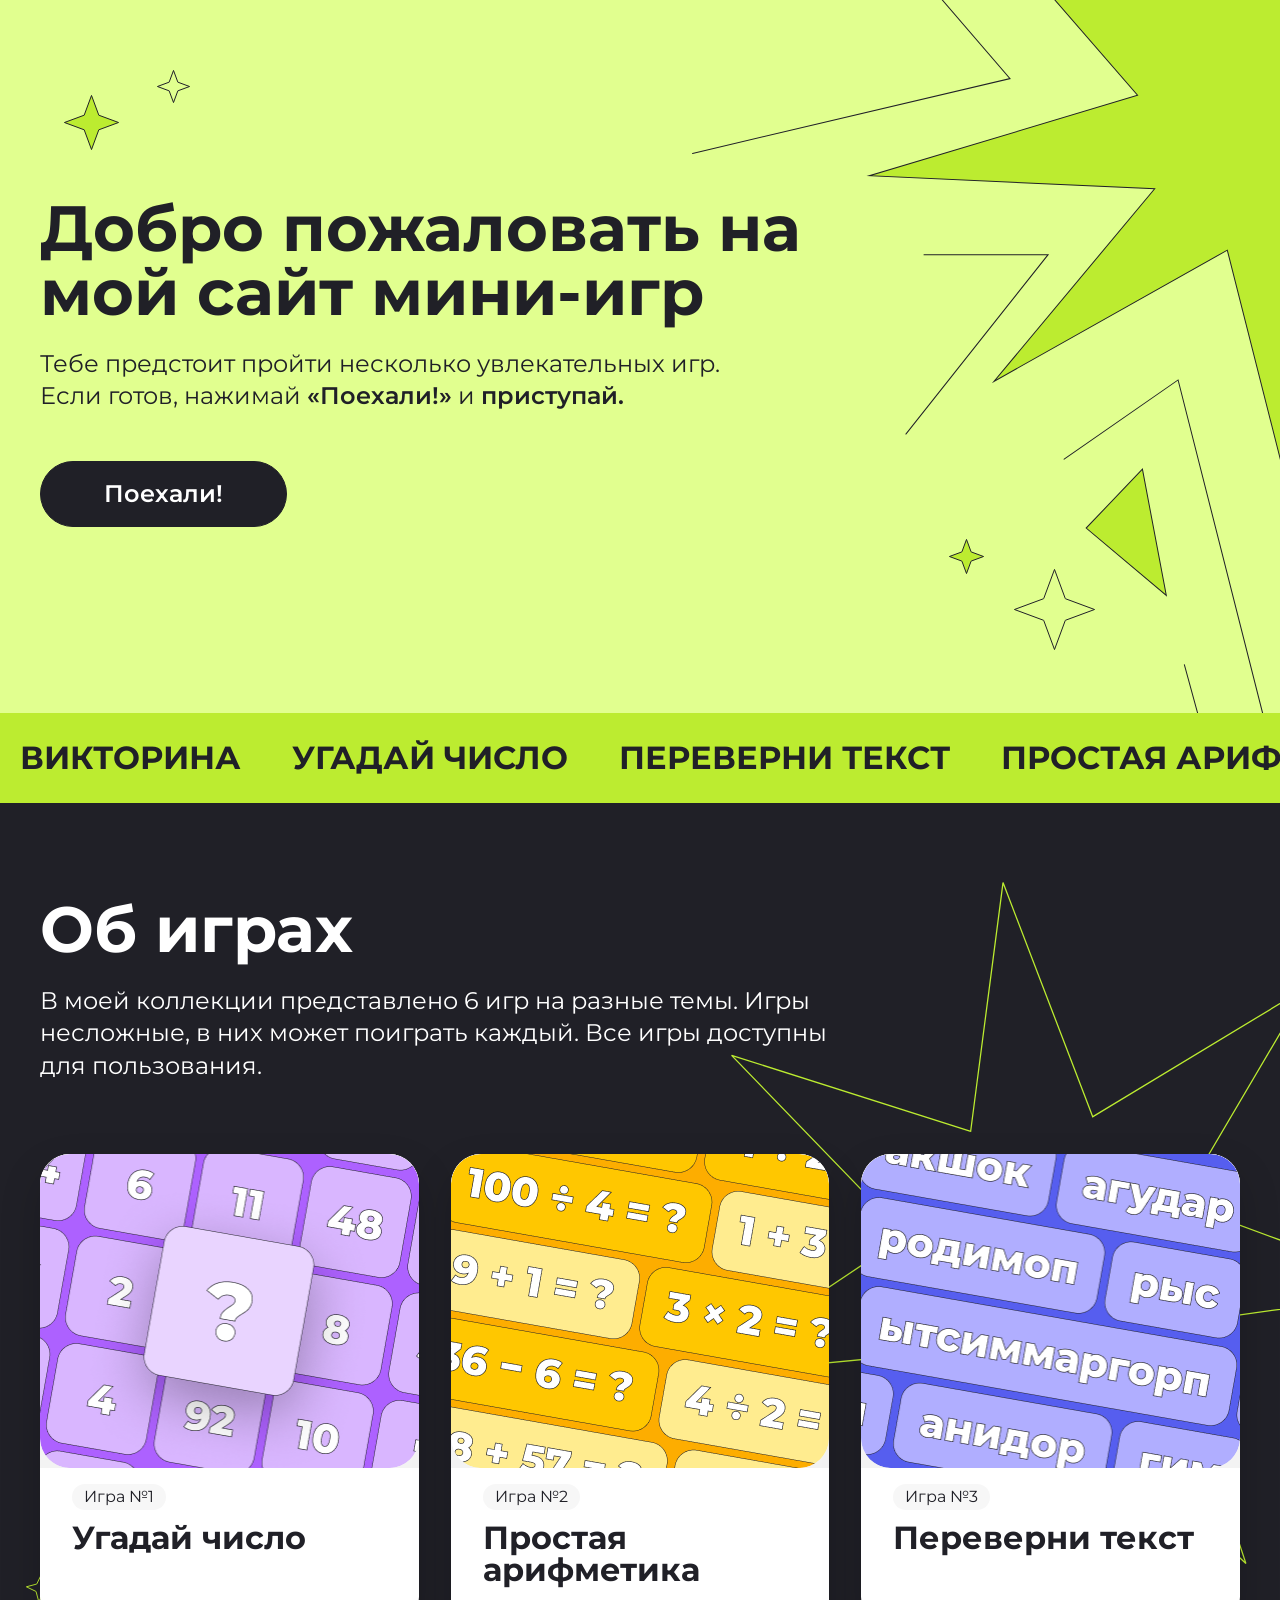
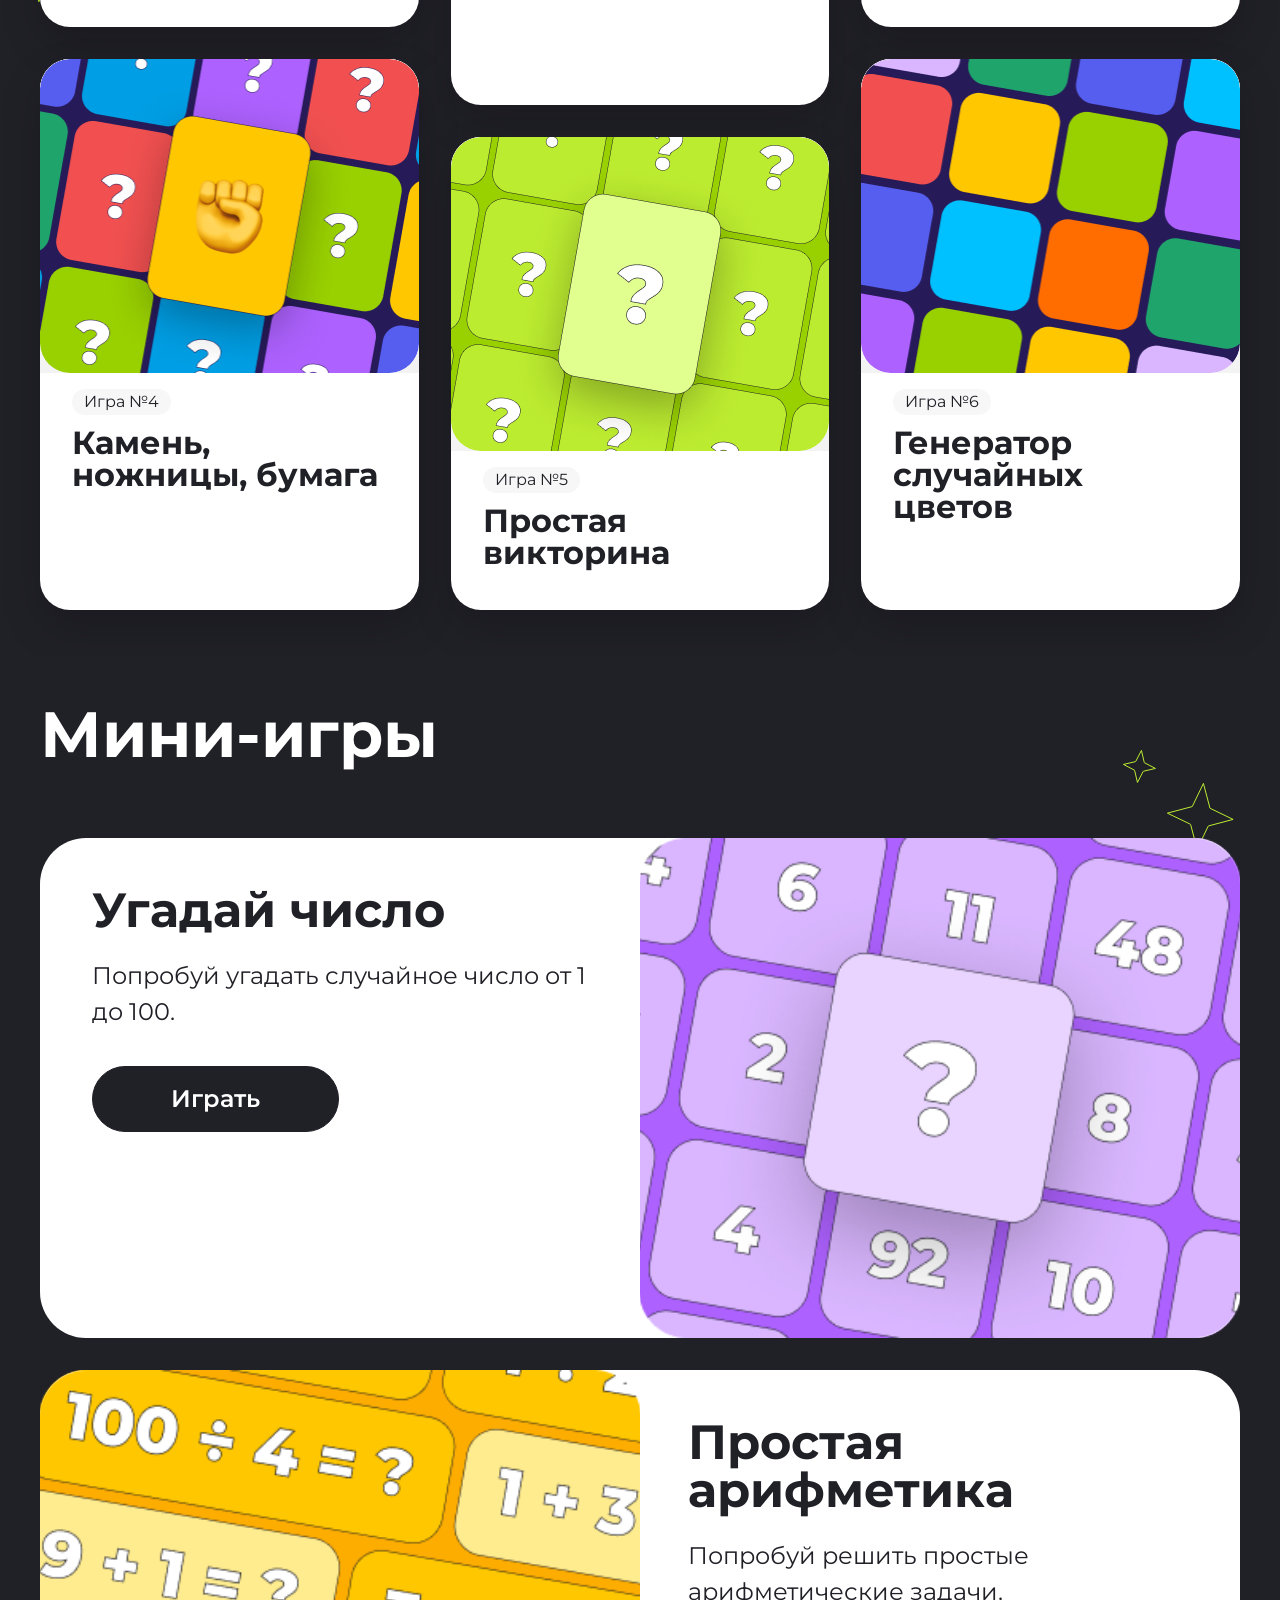
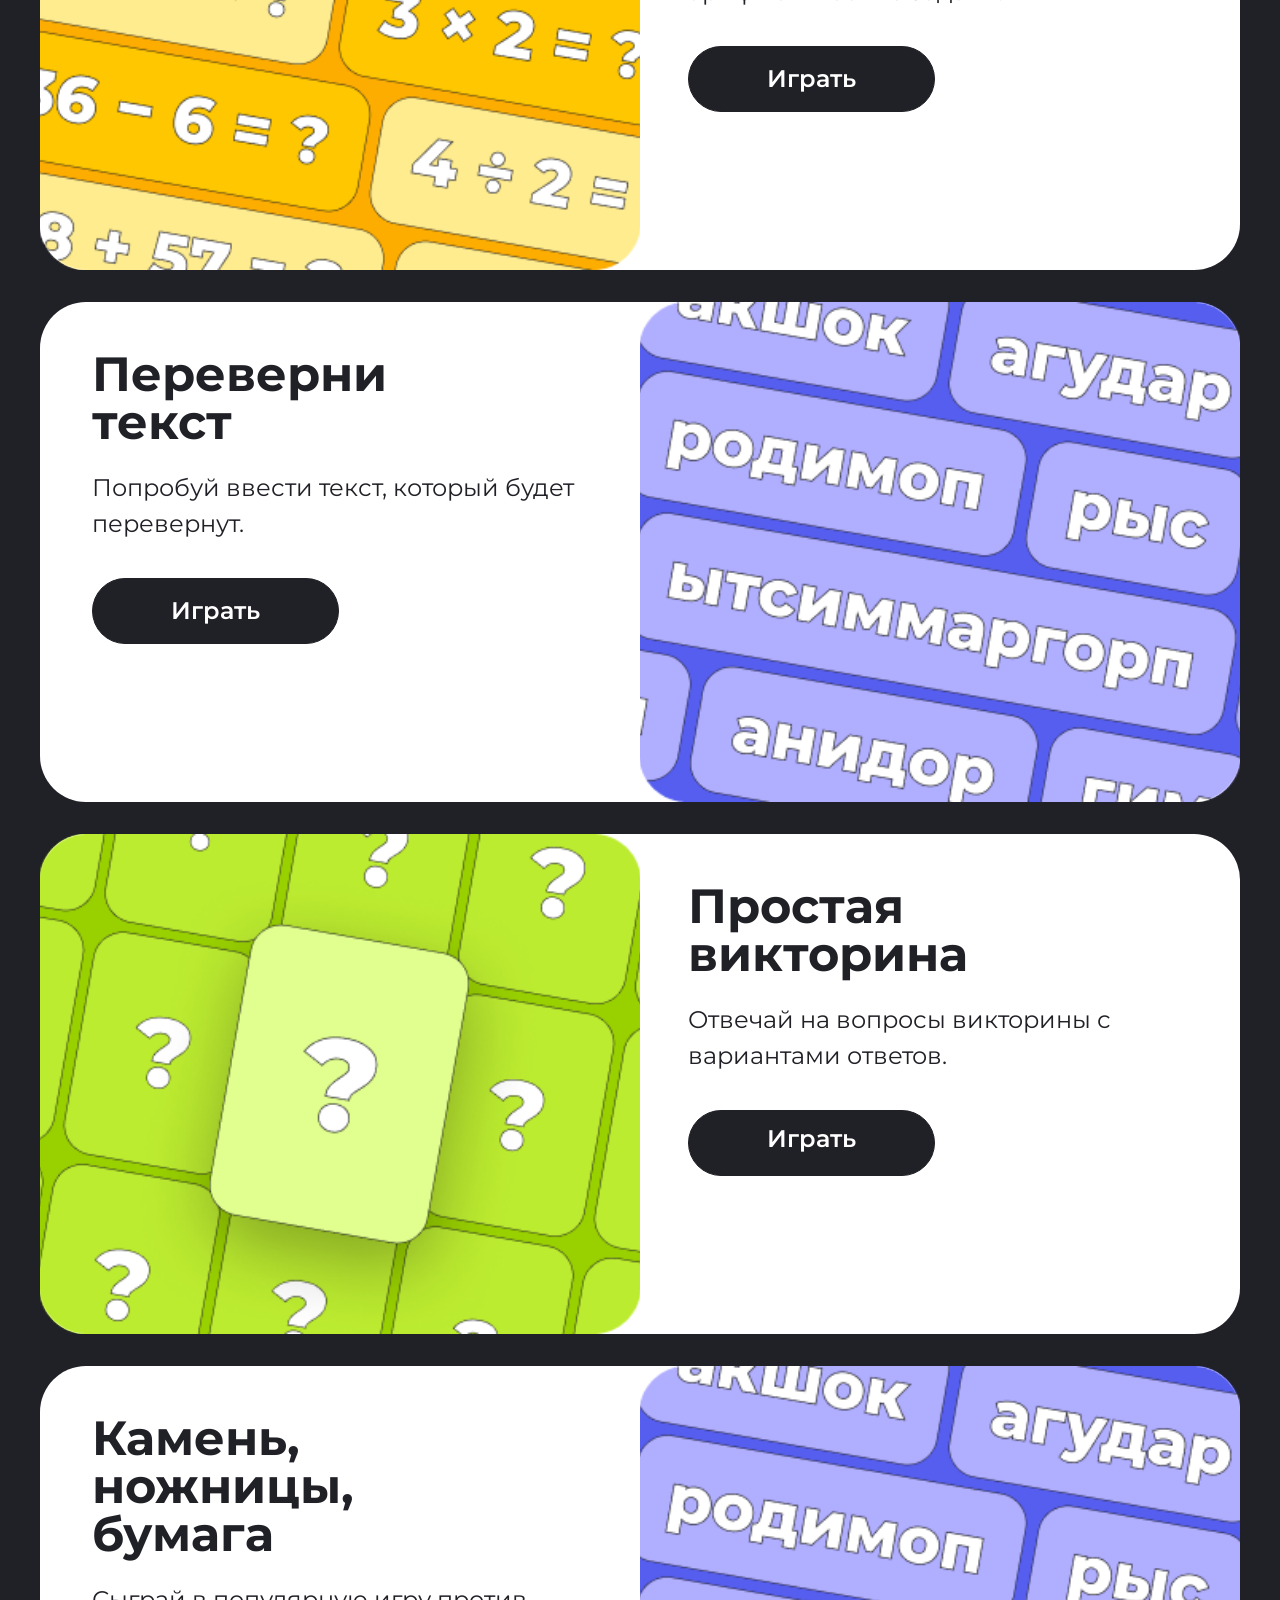
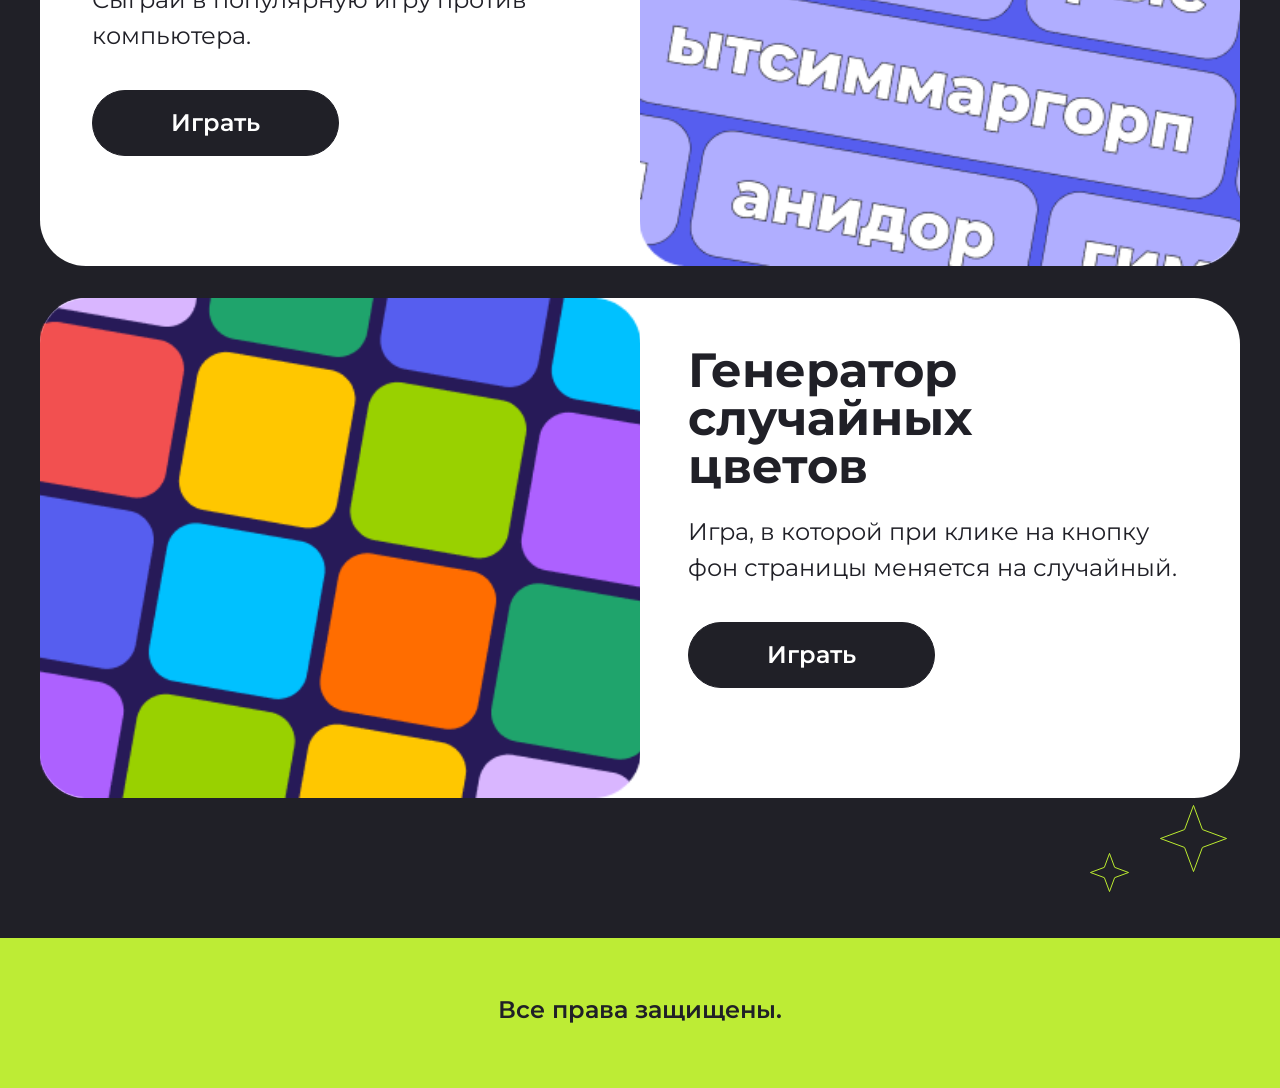
<file: index.html>
<!DOCTYPE html>
<html lang="ru">
  <head>
    <meta charset="UTF-8">
    <meta name="viewport" content="width=device-width, initial-scale=1.0">
    <title>Мини-игры</title>
    <link rel="stylesheet" href="style.css">
    <link rel="preconnect" href="https://fonts.googleapis.com">
    <link rel="preconnect" href="https://fonts.gstatic.com" crossorigin>
    <link
      href="https://fonts.googleapis.com/css2?family=Montserrat:ital,wght@0,100..900;1,100..900&display=swap"
      rel="stylesheet"
    >
  </head>
  <body>
    <header class="header">
      <div class="header__decor header__decor--star header__decor--star-top">
        <img src="img/Star 2.svg" alt="Звезда">
      </div>
      <div class="header__decor header__decor--star header__decor--star-left">
        <img src="img/Star 3.svg" alt="Звезда">
      </div>
      <div class="header__decor header__decor--star header__decor--star-right">
        <img src="img/Star 4.svg" alt="Звезда">
      </div>
      <div class="header__decor header__decor--star header__decor--star-small">
        <img src="img/Star 5.svg" alt="Звезда">
      </div>
      <div class="header__decor header__decor--star header__decor--star-group">
        <img src="img/Group 1597880565.svg" alt="Группа звезд">
      </div>
      <div class="header__decor header__decor--star header__decor--star-group-mobile">
        <img src="img/Vector (3).svg" alt="Группа звезд">
      </div>

      <section class="hero page">
        <div class="hero__wrapper">
          <h1 class="hero__title">Добро пожаловать на мой сайт мини-игр</h1>
          <p class="hero__subtitle">
            Тебе предстоит пройти несколько увлекательных игр. Если готов,
            нажимай <span class="hero__subtitle--text">«Поехали!»</span> и
            <span class="hero__subtitle--text">приступай.</span>
          </p>

          <a class="hero__button" href="#games">Поехали!</a>
        </div>
      </section>

      <div class="header__words">
        <div class="page header__words-track">
          <p>ВИКТОРИНА</p>
          <p>УГАДАЙ ЧИСЛО</p>
          <p>ПЕРЕВЕРНИ ТЕКСТ</p>
          <p>ПРОСТАЯ АРИФМЕТИКА</p>
          <p aria-hidden="true">ВИКТОРИНА</p>
          <p aria-hidden="true">УГАДАЙ ЧИСЛО</p>
          <p aria-hidden="true">ПЕРЕВЕРНИ ТЕКСТ</p>
          <p aria-hidden="true">ПРОСТАЯ АРИФМЕТИКА</p>
        </div>
      </div>
    </header>

    <section class="categories" id="categories">

      <div class="categories__decor categories__decor--top-big">
        <img src="img/Star 1.svg" alt="Звезда">
      </div>
      
      <div class="categories__decor categories__decor--top-left">
        <img src="img/Star 11.svg" alt="Звезда">
      </div>
      <div class="categories__decor categories__decor--bottom-left">
        <img src="img/Star 12.svg" alt="Группа звезд">
      </div>

      <div class="page categories__wrapper">
        <h2 class="categories__title">Об играх</h2>
        <h3 class="categories__subtitle">
          В моей коллекции представлено 6 игр на разные темы. Игры несложные,
          в них может поиграть каждый. Все игры доступны для пользования.
        </h3>
      </div>

      <div class="page categories__grid">
        <div class="categories__column">
          <a class="categories__card-link" href="#game1"> 
          <article class="categories__card categories__card--small">
            <div class="categories__preview">
              <img src="img/Обложка карточки.png" alt="Угадай число">
            </div>
            <div class="categories__content">
              <span class="categories__tag">Игра №1</span>
              <h3 class="categories__card-title">Угадай число</h3>
            </div>
          </article>
          </a>
          <a class="categories__card-link" href="#game5">
          <article class="categories__card categories__card--big">
            <div class="categories__preview">
              <img src="img/Обложка карточки3.png" alt="Камень, ножницы, бумага">
            </div>
            <div class="categories__content">
              <span class="categories__tag">Игра №4</span>
              <h3 class="categories__card-title">Камень, ножницы, бумага</h3>
            </div>
          </article>
          </a>
        </div>

        <div class="categories__column">
          <a class="categories__card-link" href="#game2">
          <article class="categories__card categories__card--big">
            <div class="categories__preview">
              <img src="img/Обложка карточки1.png" alt="Простая арифметика">
            </div>
            <div class="categories__content">
              <span class="categories__tag">Игра №2</span>
              <h3 class="categories__card-title">Простая арифметика</h3>
            </div>
          </article>
          </a>
          <a class="categories__card-link" href="#game4">
          <article class="categories__card categories__card--small">
            <div class="categories__preview">
              <img src="img/Обложка карточки4.png" alt="Простая викторина">
            </div>
            <div class="categories__content">
              <span class="categories__tag">Игра №5</span>
              <h3 class="categories__card-title">Простая викторина</h3>
            </div>
          </article>
          </a>
        </div>

        <div class="categories__column">
          <a class="categories__card-link" href="#game3">
          <article class="categories__card categories__card--small">
            <div class="categories__preview">
              <img src="img/Обложка карточки2.png" alt="Переверни текст">
            </div>
            <div class="categories__content">
              <span class="categories__tag">Игра №3</span>
              <h3 class="categories__card-title">Переверни текст</h3>
            </div>
          </article>
          </a>
          <a class="categories__card-link" href="#game6">
          <article class="categories__card categories__card--big">
            <div class="categories__preview">
              <img src="img/Обложка карточки5.png" alt="Генератор случайных цветов">
            </div>
            <div class="categories__content">
              <span class="categories__tag">Игра №6</span>
              <h3 class="categories__card-title">Генератор случайных цветов</h3>
            </div>
          </article>
          </a>
        </div>
      </div>
    </section>
    
    
    <section class="games" id="games">

      <div class="games__decor games__decor--left-top">
        <img src="img/Star 6.svg" alt="Звезда">
      </div>
      <div class="games__decor games__decor--right-top">
        <img src="img/Star 7.svg" alt="Звезда">
      </div>
      <div class="games__decor games__decor--left-bottom">
        <img src="img/Star 8.svg" alt="Звезда">
      </div>
      <div class="games__decor games__decor--right-bottom">
        <img src="img/Star 10.svg" alt="Группа звезд">

      </div>

      <div class="games__title-wrapper page">
        <h2 class="games__title--text">Мини-игры</h2>
      </div>

      <div class="games__box page">

          <article class="games__card games__card--right" id="game1">
            <div class="games__preview">
              <img src="img/Обложка карточки.png" alt="Угадай число">
            </div>
         <div class="games__content">
              <div class="games__action">  
                <h2 class="games__content--title">Угадай число</h2>
                <h3 class="games__content--subtitle">Попробуй угадать случайное число от 1 до 100.</h3>
                <button class="games__button" type="button" onclick="guessNumberGame()">Играть</button>
              </div>
            </div>
          </article>

          <article class="games__card" id="game2">
            <div class="games__preview">
              <img src="img/Обложка карточки1.png" alt="Простая арифметика">
            </div>
            <div class="games__content">
              <div class="games__action">  
                <h2 class="games__content--title">Простая арифметика</h2>
                <h3 class="games__content--subtitle">Попробуй решить простые арифметические задачи.</h3>
                <button class="games__button" type="button" onclick="simpleArithmeticGame()">Играть</button>
              </div>
            </div>
          </article>
      
          <article class="games__card games__card--right" id="game3">
            <div class="games__preview">
              <img src="img/Обложка карточки2.png" alt="Простая арифметика">
            </div>
           <div class="games__content">
              <div class="games__action">  
                <h2 class="games__content--title">Переверни текст</h2>
                <h3 class="games__content--subtitle">Попробуй ввести текст, который будет перевернут.</h3>
                <button class="games__button" type="button">Играть</button>
              </div>
            </div>
          </article>

          <article class="games__card" id="game4">
            <div class="games__preview">
              <img src="img/Обложка карточки4.png" alt="Викторина">
            </div>
            <div class="games__content">
              <div class="games__action">  
                <h2 class="games__content--title"> Простая викторина</h2>
                <h3 class="games__content--subtitle">Отвечай на вопросы викторины с вариантами ответов.</h3>
                <a class="games__button" href="JS HW/hw5.html">Играть</a>
              </div>
            </div>
          </article>
        

        
          <article class="games__card games__card--right" id="game5">
            <div class="games__preview">
              <img src="img/Обложка карточки2.png" alt="Простая арифметика">
            </div>
           <div class="games__content">
              <div class="games__action">  
                <h2 class="games__content--title">Камень, ножницы, бумага</h2>
                <h3 class="games__content--subtitle">Сыграй в популярную игру против компьютера.</h3>
                <button class="games__button" type="button">Играть</button>
              </div>
            </div>
          </article>

          <article class="games__card" id="game6">
            <div class="games__preview">
              <img src="img/Обложка карточки5.png" alt="Генератор случайных цветов">
            </div>
            <div class="games__content">
              <div class="games__action">  
                <h2 class="games__content--title">Генератор случайных цветов</h2>
                <h3 class="games__content--subtitle">Игра, в которой при клике на кнопку фон страницы меняется на случайный.</h3>
                <button class="games__button" type="button">Играть</button>
              </div>
            </div>
          </article>
        </div>
    </section>

    <footer class="footer">
      <p class="footer__text">Все права защищены.</p>
    </footer>
    <script src="JS HW/hw4.js"></script>
    <script src="JS HW/hw5.js"></script>
  </body>
</html>
</file>
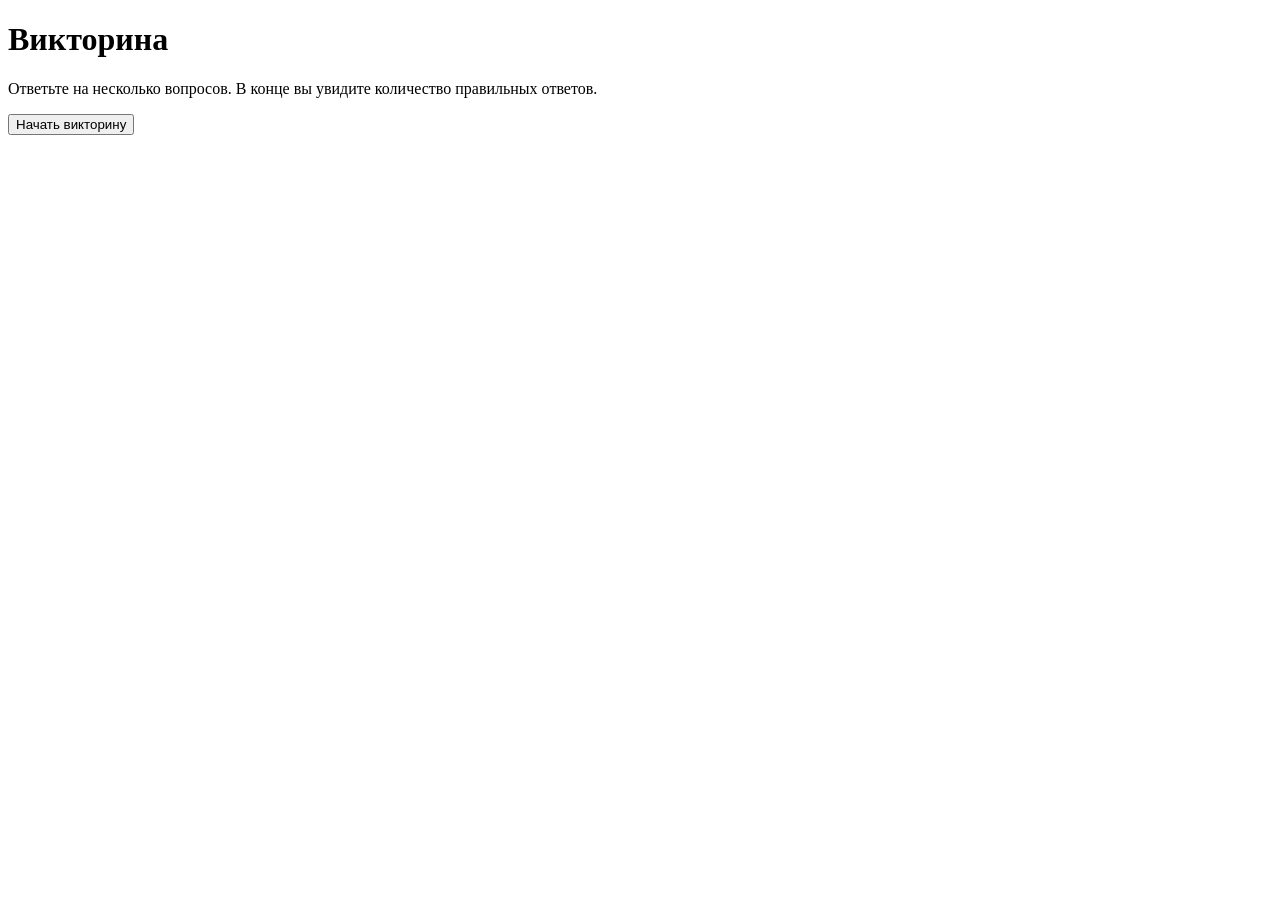
<file: JS HW/hw5.html>
<!DOCTYPE html>
<html lang="ru">
  <head>
    <meta charset="UTF-8">
    <meta name="viewport" content="width=device-width, initial-scale=1.0">
    <title>Домашняя работа 5</title>
  </head>
  <body>
    <h1>Викторина</h1>
    <p>Ответьте на несколько вопросов. В конце вы увидите количество правильных ответов.</p>
    <button type="button" onclick="startQuiz()">Начать викторину</button>
    <script src="hw5.js"></script>
  </body>
</html>
</file>
<file: style.css>
html {
  scroll-behavior: smooth;
}

* {
  margin: 0;
  padding: 0;
  box-sizing: border-box;
}

body {
  font-family: "Montserrat", sans-serif;
  font-size: 16px;
  color: #202027;
  background: #202027;
  overflow-x: hidden;
}

a {
  text-decoration: none;
}


a,
input,
button {
  font-family: "Montserrat", sans-serif;
}

.page {
  width: min(100%, 1240px);
  margin: 0 auto;
  padding-left: 20px;
  padding-right: 20px;
}

.header {
  display: flex;
  flex-direction: column;
  min-height: 800px;
  background-color: #e1ff8f;
  overflow: hidden;
  position: relative;
}

.hero {
  position: relative;
  z-index: 1;
  padding-top: 196px;
  padding-bottom: 186px;
}

.hero__button {
  display: inline-flex;
  align-items: center;
  justify-content: center;
}


.header__decor {
  position: absolute;
  z-index: 0;
  flex: 1 0 auto;
}

.header__decor--star {
  position: absolute;
  z-index: 0;
}

.header__decor--star-top {
  left: 63px;
  right: 1320px;
  top: 94px;
  bottom: 649px;
}

.header__decor--star-left {
  left: 156px;
  right: 1249px;
  top: 69px;
  bottom: 696px;
}

.header__decor--star-small {
  left: 948px;
  right: 445px;
  top: 538px;
  bottom: 225px;
}

.header__decor--star-right {
  left: 1013px;
  right: 344px;
  top: 568px;
  bottom: 149px;
}

.header__decor--star-group {
  right: 0;
  left: auto;
  bottom: 3px;
  top: 0;
  display: flex;
  justify-content: flex-end;
}

.header__decor--star-group img {
  display: block;
}

.header__decor--star-group-mobile {
  display: none;
}


.hero__wrapper {
  max-width: 769px;
}

.hero__title {
  font-weight: 700;
  font-size: clamp(42px, 6vw, 64px);
  line-height: 1;
}

.hero__subtitle {
  margin-top: 24px;
  max-width: 720px;
  font-weight: 400;
  font-size: clamp(20px, 2.2vw, 24px);
  line-height: 1.35;
}

.hero__subtitle--text {
  font-weight: 600;
}

.hero__button {
  margin-top: 48px;
  width: 247px;
  min-height: 66px;
  padding: 16px 28px;
  border: 1px solid #202027;
  border-radius: 60px;
  font-weight: 600;
  font-size: 24px;
  line-height: 1;
  text-align: center;
  color: #ffffff;
  background: #202027;
  cursor: pointer;
}

.header__words {
  background-color: #bcec30;
  flex: 0 0 auto;
  overflow: hidden;
  position: relative;
  z-index: 2;
}

.header__words-track {
  --words-shift: 25.5px;
  width: max-content;
  max-width: none;
  min-height: 90px;
  display: flex;
  align-items: center;
  gap: 51px;
  white-space: nowrap;
  font-weight: 700;
  font-size: clamp(28px, 2.7vw, 32px);
  line-height: 1.1;
  animation: words-scroll 18s linear infinite;
}

@keyframes words-scroll {
  from {
    transform: translateX(0);
  }

  to {
    transform: translateX(calc(-50% - var(--words-shift)));
  }
}

.categories {
  position: relative;
  isolation: isolate;
  padding-top: 94px;
  padding-bottom: 46px;
  background: #202027;
  overflow: hidden;
}

.categories__decor {
  position: absolute;
  z-index: 0;
  pointer-events: none;
}

.categories__decor img {
  display: block;
  width: 100%;
  height: auto;
}

.categories__decor--top-big {
  top: 77px;
  right: 0px  ;
  width: 585px;
}

.categories__decor--left-mid {
  top: 520 px;
  left: 18px;
  width: 36px;
}

.categories__decor--left-bottom {
  top: 570px;
  left: 36px;
  width: 35px;
}

.categories__decor--right-mid {
  top: 690px;
  right: 88px;
  width: 68px;
}

.categories__decor--right-bottom {
  right: -120px;
  bottom: 72px;
  width: 320px;
}

.categories__decor--top-left {
  top: 770px;
  right: 60px;
  left: 25px;
  bottom: 615px;
  width: 31px;
}

.categories__decor--bottom-left {
  top: 882px;
  right: 19px;
  left: 40px;
  bottom: 558px;
  width: 55px;
  height: 55px;
}

.categories__wrapper {
  position: relative;
  z-index: 1;
  margin-bottom: 72px;
}

.categories__title {
  max-width: 314px;
  margin-bottom: 24px;
  font-weight: 700;
  font-size: clamp(42px, 6vw, 64px);
  line-height: 1;
  color: #ffffff;
}

.categories__subtitle {
  max-width: 788px;
  font-weight: 400;
  font-size: clamp(20px, 2.2vw, 24px);
  line-height: 1.35;
  color: #ffffff;
}

.categories__grid {
  position: relative;
  z-index: 1;
  display: grid;
  grid-template-columns: repeat(3, minmax(0, 1fr));
  gap: 32px;
  align-items: start;
}

.categories__column {
  display: flex;
  flex-direction: column;
  gap: 32px;
}

.categories__card {
  width: 100%;
  display: flex;
  flex-direction: column;
  border-radius: 30px;
  overflow: hidden;
  background: #ffffff;
  box-shadow: 0 18px 40px rgba(0, 0, 0, 0.18);
}

.categories__card,
.categories__card:visited,
.categories__card:hover,
.categories__card:active {
  color: #202027;
  text-decoration: none;
}

.categories__card-title {
  color: #202027;
}




.categories__card--small {
  height: 473px;
}

.categories__card--big {
  height: 551px;
}

.categories__preview {
  height: 314px;
  background: #f3f3f3;
}

.categories__preview img {
  display: block;
  width: 100%;
  height: 100%;
  object-fit: cover;
  border-radius: 30px;
}

.categories__content {
  flex: 1 1 auto;
  display: flex;
  flex-direction: column;
  gap: 12px;
  justify-content: flex-start;
  padding: 16px 32px 32px;
  min-height: 0;
}

.categories__tag {
  align-self: flex-start;
  min-width: 0;
  border-radius: 999px;
  padding: 5px 12px;
  font-size: 16px;
  line-height: 1;
  color: #202027;
  background: #f7f7f7;
}

.categories__card-title {
  max-width: 314px;
  font-weight: 700;
  font-size: 32px;
  line-height: 1;
}

.games {
  position: relative;
  isolation: isolate;
  overflow: hidden;
  width: 100%;
  padding-top: 46px;
  padding-bottom: 140px;
  background-color: #202027;
}

.games__decor {
  position: absolute;
  z-index: 0;
  pointer-events: none;
}

.games__decor img {
  display: block;
  width: 100%;
  height: auto;
}

.games__decor--left-top {
  top: 126px;
  right: 45px;
  bottom: 3298px;
  width: 69px;
}

.games__decor--right-top {
  top: 93px;
  right: 123px;
  width: 35px;
}

.games__decor--left-bottom {
  right: 52px;
  bottom: 65px;
  width: 69px;
}

.games__decor--right-bottom {
  right: 150px;
  bottom: 45px;
  width: 41px;
}

.games__title-wrapper,
.games__box {
  position: relative;
  z-index: 1;
}

.games__title-wrapper {
  padding-bottom: 72px;
}

.games__title--text {
  font-family: Montserrat;
  font-weight: 700;
  font-style: Bold;
  font-size: 64px;
  line-height: 100%;
  letter-spacing: 0px;
  vertical-align: middle;
  color: rgba(255, 255, 255, 1)
} 

.games__box {
  display: flex;
  flex-direction: column;
  
  gap: 32px;
}


.games__card--right {
 display: flex;
    flex-direction: row-reverse;
}

.games__card{
  display: flex;
  border-radius: 46px;
  opacity: 1;
  color: rgba(255, 255, 255, 1);
  background-color: rgba(255, 255, 255, 1);
  width: 100%;
  max-width: 1200px;
  height: 500px;
}

.games__preview {
  width: 600px;
  max-width: 50%;
  height: 100%;
  gap: 10px;
}

.games__preview img {
  display: block;
  width: 100%;
  height: 100%;
  object-fit: cover;
  border-radius: 30px;
}

.games__action{ 
  width: 100%;
  max-width: 504px;
  display: flex;
  flex-direction: column;
  gap: 24px;
  align-items: flex-start;
}

.games__content {
  padding: 48px;
  min-height: 0;
}

.games__button {
  width: 247px;
  min-height: 66px;
  padding: 16px 28px;
  border: 1px solid #202027;
  border-radius: 60px;
  font-weight: 600;
  font-size: 24px;
  line-height: 1;
  text-align: center;
  color: #ffffff;
  background: #202027;
  cursor: pointer;
}

.games__content--title {
  width: auto;
  max-width: 380px;
  height: auto;
  font-family: Montserrat;
  font-weight: 700;
  font-style: Bold;
  font-size: 48px;
  line-height: 100%;
  letter-spacing: 0px;
  vertical-align: middle;
  color: rgba(32, 32, 39, 1);
}

.games__content--subtitle {
  width: auto;
  max-width: 500px;
  height: auto;
  font-family: Montserrat;
  font-weight: 400;
  font-style: Regular;
  font-size: 24px;
  line-height: 150%;
  letter-spacing: 0px;
  vertical-align: middle;
  color: rgba(32, 32, 39, 1);
  margin-bottom: 12px;
}

.footer {
  display: flex;
  justify-content: center;
  width: 100%;
  height: 150px;
  background-color: #bdec35;
  align-items: center;
}

.footer__text {
  width: 285px;
  height: 29px;
  font-family: Montserrat;
  font-weight: 600;
  font-style: SemiBold;
  font-size: 24px;
  line-height: 100%;
  letter-spacing: 0px;
  text-align: center;
  vertical-align: middle;
  color: rgba(32, 32, 39, 1);
}


@media (max-width: 1024px) {
  .hero {
    padding-top: 140px;
    padding-bottom: 120px;
  }

  .categories__grid {
    grid-template-columns: repeat(2, minmax(0, 1fr));
  }
}

@media (max-width: 767px) {
  .page {
    padding-left: 17px;
    padding-right: 17px;
  }

  .header {
    min-height: auto;
  }

  .hero {
    padding-top: 147px;
    padding-bottom: 131px;
  }

  .hero__title {
    max-width: 262px;
    font-weight: 700;
    font-size: 40px;
    line-height: 1.225;
    text-align: center;
  }

  .hero__subtitle {
    max-width: 296px;
    margin-top: 24px;
    font-weight: 400;
    font-size: 16px;
    line-height: 1.25;
    text-align: center;
  }

  .hero__subtitle--text {
    font-weight: 600;
  }

  .hero__button {
    width: 285px;
    min-height: 55px;
    margin-top: 36px;
    padding: 16px 28px;
    border-width: 1px;
    border-radius: 60px;
    font-size: 16px;
  }

  .hero__button:hover,
  .hero__button:active {
    color: #ffffff;
    background: #202027;
    border-color: #202027;
  }

  .hero__wrapper {
    display: flex;
    flex-direction: column;
    align-items: center;
  }

  .header__decor--star-top {
    top: 97px;
    left: 37px;
    right: auto;
    bottom: auto;
    width: 35px;
  }

  .header__decor--star-left {
    top: 64px;
    left: 91px;
    right: auto;
    bottom: auto;
    width: 21px;
  }

  .header__decor--star-small {
    top: 557px;
    left: 273px;
    right: auto;
    bottom: auto;
    width: 18px;
  }

  .header__decor--star-right {
    top: auto;
    left: 303px;
    right: auto;
    bottom: 80px;
    width: 39px;
  }

  .header__decor--star-group-mobile {
    display: block;
    top: 0;
    left: auto;
    right: 0px;
    bottom: auto;
    width: 160px;
  }

  .header__decor--star-group {
    display: none;
  }

  .header__decor--star img {
    display: block;
    width: 100%;
    height: auto;
  }

  .header__words-track {
    --words-shift: 13.5px;
    width: max-content;
    max-width: none;
    min-height: 51px;
    gap: 27px;
    font-size: 16px;
    animation-duration: 14s;
  }

  .categories {
    display: none;
  }

  .categories__title {
    font-size: 40px;
  }

  .categories__subtitle {
    font-size: 16px;
  }

  .categories__decor--top-right {
    top: 120px;
    right: -220px;
    width: 420px;
  }

  .categories__decor--left-mid,
  .categories__decor--left-bottom,
  .categories__decor--right-mid,
  .categories__decor--right-bottom,
  .categories__decor--top-left,
  .categories__decor--bottom-left {
    display: none;
  }

  .games__decor--left-mid,
  .games__decor--left-top,
  .games__decor--left-bottom,
  .games__decor--right-mid,
  .games__decor--right-top,
  .games__decor--right-bottom {
    display: none;
  }

  .categories__wrapper {
    margin-bottom: 40px;
  }

  .categories__grid {
    grid-template-columns: 1fr;
    gap: 24px;
  }

  .categories__column {
    gap: 24px;
  }

  .categories__card--small,
  .categories__card--big {
    height: auto;
    min-height: auto;
  }

  .categories__preview {
    height: 260px;
  }

  .categories__content {
    padding: 24px;
  }

  .categories__card-title {
    font-size: 28px;
  }

  .games {
    padding-top: 48px;
    padding-bottom: 48px;
  }

  .games__title-wrapper {
    padding-bottom: 48px;
  }

  .games__title--text {
    font-size: 40px;
  }

  .games__box {
    gap: 24px;
  }

  .games__card,
  .games__card--right {
    flex-direction: column;
    height: auto;
    border-radius: 30px;
    overflow: hidden;
  }

  .games__preview {
    width: 100%;
    max-width: 100%;
    height: 284px;
  }

  .games__preview img {
    border-radius: 0;
  }

  .games__content {
    padding: 29px;
  }

  .games__action {
    max-width: none;
    gap: 16px;
  }

  .games__content--title {
    max-width: none;
    font-size: 32px;
  }

  .games__content--subtitle {
    max-width: none;
    margin-bottom: 16px;
    font-size: 16px;
    line-height: 1.25;
  }

  .games__button {
    width: 100%;
    min-height: 55px;
    font-size: 16px;
  }

  .games__button:hover,
  .games__button:active {
    color: #ffffff;
    background: #202027;
    border-color: #202027;
  }

  .footer {
    height: 100px;
  }

  .footer__text {
    font-size: 16px;
  }
}
</file>
